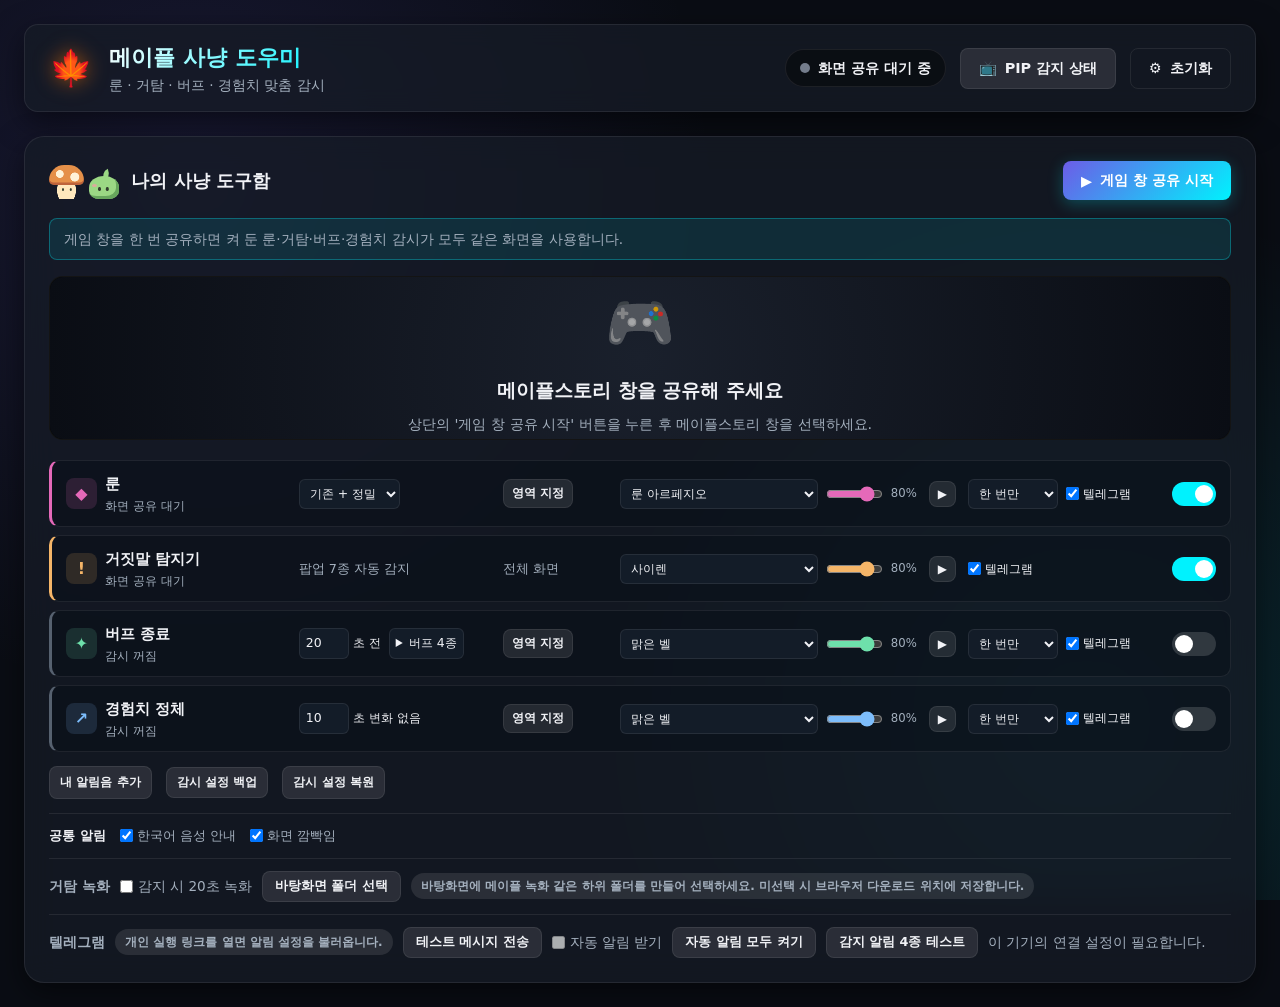
<file: index.html>
<!DOCTYPE html>
<html lang="ko">
<head>
  <meta charset="UTF-8">
  <meta name="viewport" content="width=device-width, initial-scale=1.0">
  <title>메이플 감지기 · 룬·거탐·정밀 알림</title>
  <link rel="stylesheet" href="css/style.css">
  <link rel="preconnect" href="https://fonts.googleapis.com">
  <link rel="preconnect" href="https://fonts.gstatic.com" crossorigin>
  <link href="https://fonts.googleapis.com/css2?family=Pretendard:wght@400;500;600;700;800&family=Orbitron:wght@600;800;900&display=swap" rel="stylesheet">
  <link rel="stylesheet" href="css/monitors.css?v=20261103-recording">
</head>
<body>
  <div id="app-container">
    <!-- 헤더 영역 -->
    <header class="app-header">
      <div class="logo-area">
        <div class="logo-icon">🍁</div>
        <div>
          <h1>메이플 사냥 도우미</h1>
          <p class="subtitle">룬 · 거탐 · 버프 · 경험치 맞춤 감시</p>
        </div>
      </div>
      <div class="header-actions">
        <div class="status-badge disconnected" id="stream-status-badge">
          <span class="status-dot"></span>
          <span id="stream-status-text">화면 공유 대기 중</span>
        </div>
        <button id="btn-pip-toggle" class="btn btn-secondary" title="게임 위에 룬·거탐 상태 표시">
          <span class="icon">📺</span> PIP 감지 상태
        </button>
        <button id="btn-reset-settings" class="btn btn-outline" title="설정 초기화">
          <span class="icon">⚙️</span> 초기화
        </button>
      </div>
    </header>

    <main class="monitor-dashboard">
      <!-- 좌측: 화면 공유 및 ROI (화면 감지 영역) 지정 -->
      <section id="precision-panel" class="card screen-section" aria-labelledby="capture-heading">
        <div class="card-header capture-header">
          <div class="capture-title">
            <div class="forest-friends" aria-hidden="true"><span class="mushroom-friend"><i></i></span><span class="slime-friend"><i></i></span></div>
            <h2 id="capture-heading">나의 사냥 도구함</h2>
          </div>
          <div class="screen-controls">
            <button id="btn-start-share" class="btn btn-primary">
              <span class="icon">▶</span> 게임 창 공유 시작
            </button>
            <button id="btn-stop-share" class="btn btn-danger hidden">
              <span class="icon">⏹</span> 공유 중지
            </button>
          </div>
        </div>

        <div class="info-alert" style="background: rgba(0, 242, 254, 0.1); border-color: rgba(0, 242, 254, 0.3);">
          게임 창을 한 번 공유하면 켜 둔 룬·거탐·버프·경험치 감시가 모두 같은 화면을 사용합니다.
        </div>

        <!-- 화면 공유 뷰포트 및 ROI 오버레이 -->
        <div class="video-container" id="video-container">
          <video id="game-video" autoplay playsinline muted class="hidden"></video>
          <canvas id="analysis-canvas" class="hidden"></canvas>
          <canvas id="roi-overlay-canvas"></canvas>

          <div class="screen-placeholder" id="screen-placeholder">
            <div class="placeholder-content">
              <div class="placeholder-icon">🎮</div>
              <h3>메이플스토리 창을 공유해 주세요</h3>
              <p>상단의 '게임 창 공유 시작' 버튼을 누른 후 메이플스토리 창을 선택하세요.</p>
            </div>
          </div>
        </div>

        <section id="monitor-toolbox" aria-label="감시 설정"></section>
        <input id="toggle-rune-detection" type="checkbox" checked hidden>
        <input id="toggle-popup-detection" type="checkbox" checked hidden>
        <div class="monitor-preferences" aria-label="공통 알림 설정">
          <strong>공통 알림</strong>
          <label><input type="checkbox" id="toggle-tts-voice"> 한국어 음성 안내</label>
          <label><input type="checkbox" id="toggle-visual-flash"> 화면 깜빡임</label>
        </div>
        <div id="popup-recording" class="monitor-telegram" aria-label="거탐 녹화">
          <strong>거탐 녹화</strong>
          <label><input type="checkbox" data-record-enabled disabled> 감지 시 20초 녹화</label>
          <button type="button" class="btn btn-small btn-secondary" data-record-folder disabled>바탕화면 폴더 선택</button>
          <button type="button" class="btn btn-small btn-secondary" data-record-reauthorize hidden>저장 권한 다시 허용</button>
          <button type="button" class="btn btn-small btn-secondary" data-record-download hidden>최근 영상 다운로드</button>
          <span class="status-pill" data-record-status role="status">녹화 설정 확인 중</span>
        </div>
        <div class="monitor-telegram" aria-label="텔레그램 알림">
          <strong>텔레그램</strong>
          <span class="status-pill" id="telegram-status-pill" role="status">설정 확인 중</span>
          <a id="telegram-message-link" target="_blank" rel="noopener noreferrer" hidden>텔레그램에서 메시지 열기</a>
          <button id="btn-telegram-test" type="button" class="btn btn-small btn-secondary" disabled>테스트 메시지 전송</button>
          <label><input type="checkbox" id="toggle-telegram-alert" disabled> 자동 알림 받기</label>
          <button id="btn-telegram-enable-all" type="button" class="btn btn-small btn-secondary" disabled>자동 알림 모두 켜기</button>
          <button id="btn-telegram-detectors-test" type="button" class="btn btn-small btn-secondary" disabled>감지 알림 4종 테스트</button>
          <span id="telegram-auto-summary" role="status"></span>
        </div>
      </section>
    </main>

    <!-- 시각 알림용 오버레이 플래시 -->
    <div id="flash-overlay" class="flash-overlay hidden"></div>
  </div>

  <!-- 🔍 200% 정밀 확대 ROI 영역 선택 모달 (유저 캡처 화면 100% 반영) -->
  <div id="roi-modal" class="roi-modal hidden">
    <header class="roi-modal-header">
      <div class="header-left">
        <h2 id="roi-modal-title">📍 미니맵 영역 선택 (200% 정밀 확대)</h2>
        <p id="roi-modal-subtitle">미니맵의 내부 지도 영역을 마우스 드래그로 직사각형으로 선택하세요.</p>
      </div>

      <div class="header-tools">
        <div class="btn-group">
          <button id="btn-modal-zoom-out" class="btn btn-sm btn-secondary">🔍 -</button>
          <span id="txt-modal-zoom" class="zoom-indicator">200%</span>
          <button id="btn-modal-zoom-in" class="btn btn-sm btn-secondary">🔍 +</button>
          <button id="btn-modal-zoom-reset" class="btn btn-sm btn-secondary">↗️ 맞춤</button>
        </div>

        <div class="modal-actions">
          <button id="btn-modal-close" class="btn btn-secondary">✕ 취소</button>
          <button id="btn-modal-apply" class="btn btn-primary">✓ 적용 완료</button>
        </div>
      </div>
    </header>

    <div class="roi-modal-viewport" id="roi-modal-viewport">
      <div class="roi-canvas-wrapper" id="roi-canvas-wrapper">
        <canvas id="roi-modal-canvas"></canvas>
      </div>
    </div>

    <footer class="roi-modal-footer">
      <div class="footer-tip-box">
        💡 <strong>선택 예시:</strong> 미니맵의 헤더와 외곽선은 빼고 <strong>룬 표식이 표시되는 내부 영역만 드래그</strong>해 주세요. (마우스 휠 스크롤로 확대/축소 가능)
      </div>
    </footer>
  </div>

  <!-- 스크립트 불러오기 모듈 -->
  <script src="js/storage.js?v=20260812-3"></script>
  <script src="js/telegramNotifier.js?v=20261104-live-config"></script><script type="module" src="js/telegramSettings.js?v=20261104-live-config"></script>
  <script src="js/audioNotifier.js?v=20261103-rows"></script>
  <script src="js/거탐인식기기준.js?v=20260818-1"></script>
  <script src="js/버프인식기기준.js?v=20260917-1"></script>
  <script src="js/익스트림골드인식기준.js?v=20260917-1"></script>
  <script src="js/영상학습인식기준.js?v=20260918-2"></script>
  <script src="js/imageAnalyzer.js?v=20260825-3"></script>
  <script src="js/검출정확도개선.js?v=20261103-recording"></script>
  <script src="js/룬검출정확도.js?v=20261007-1"></script>
  <script src="js/거탐검출정확도.js?v=20260825-3"></script>
  <script src="js/screenCapture.js?v=20261103-text"></script>
  <script src="js/pipController.js?v=20260820-1"></script>
  <script src="js/app.js?v=20261103-link"></script>
  <script type="module" src="js/monitors/main.js?v=20261104-live-config"></script>
</body>
</html>
</file>
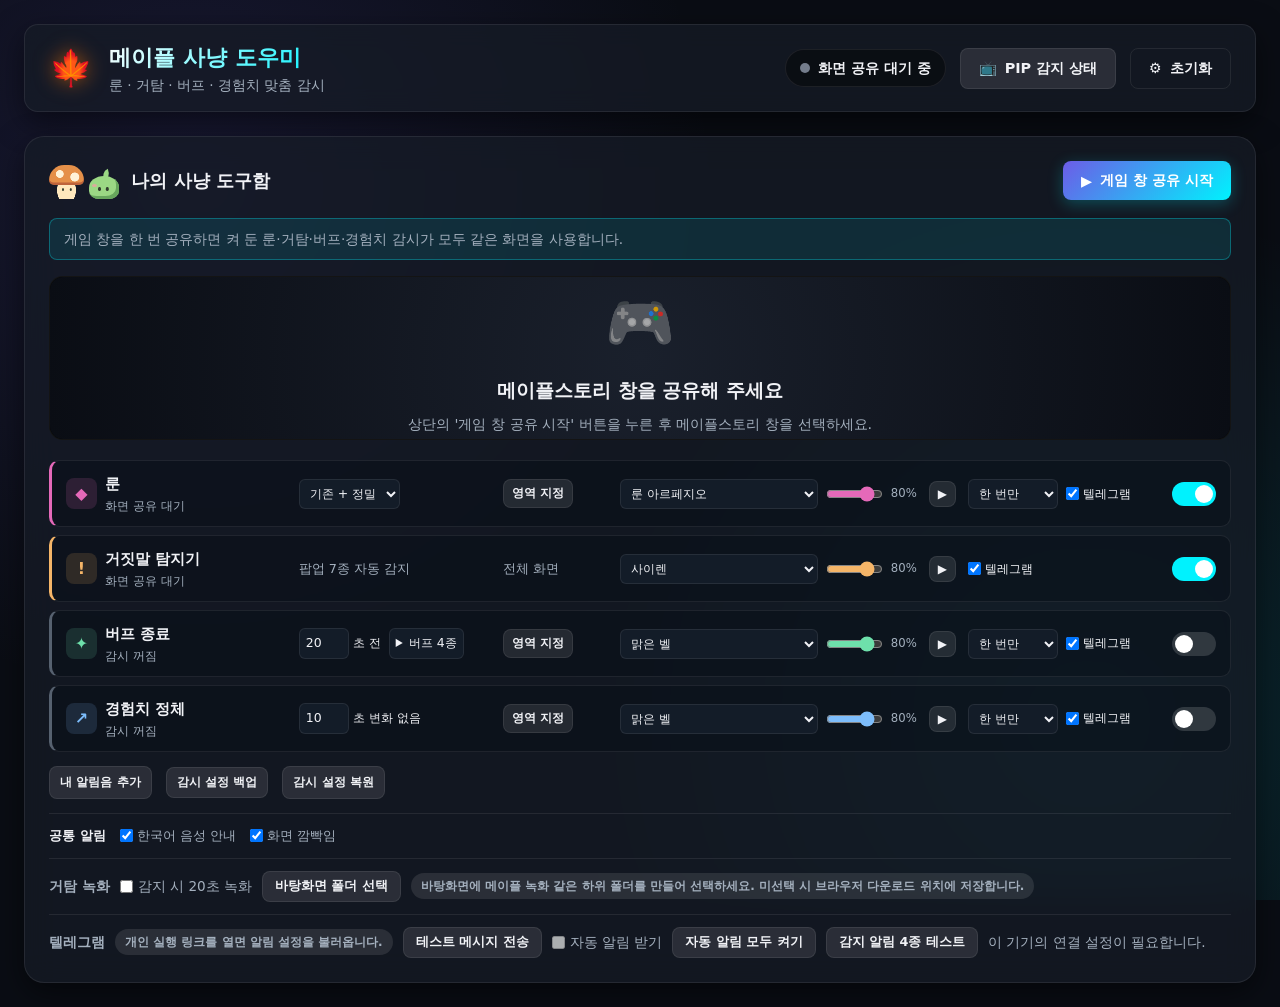
<file: precise/index.html>
<!doctype html>
<html lang="ko"><head><meta charset="utf-8"><meta name="viewport" content="width=device-width,initial-scale=1">
<meta http-equiv="Content-Security-Policy" content="default-src 'self'; script-src 'self' 'wasm-unsafe-eval' blob:; style-src 'self' 'unsafe-inline'; img-src 'self' data: blob:; media-src 'self' blob: data:; font-src 'self' data:; connect-src 'self' blob:; worker-src 'self' blob:; object-src 'none'; base-uri 'self'">
<meta name="referrer" content="no-referrer"><title>정밀 감지 패널</title>
<link rel="stylesheet" href="./runtime/assets/main-Bavj9ltP.css">
<link rel="stylesheet" href="./embedded.css">
<script type="module" src="./embedded.js"></script></head>
<body><p id="precision-status" role="status">정밀 감지 준비 중…</p><div id="root"></div></body></html>
</file>
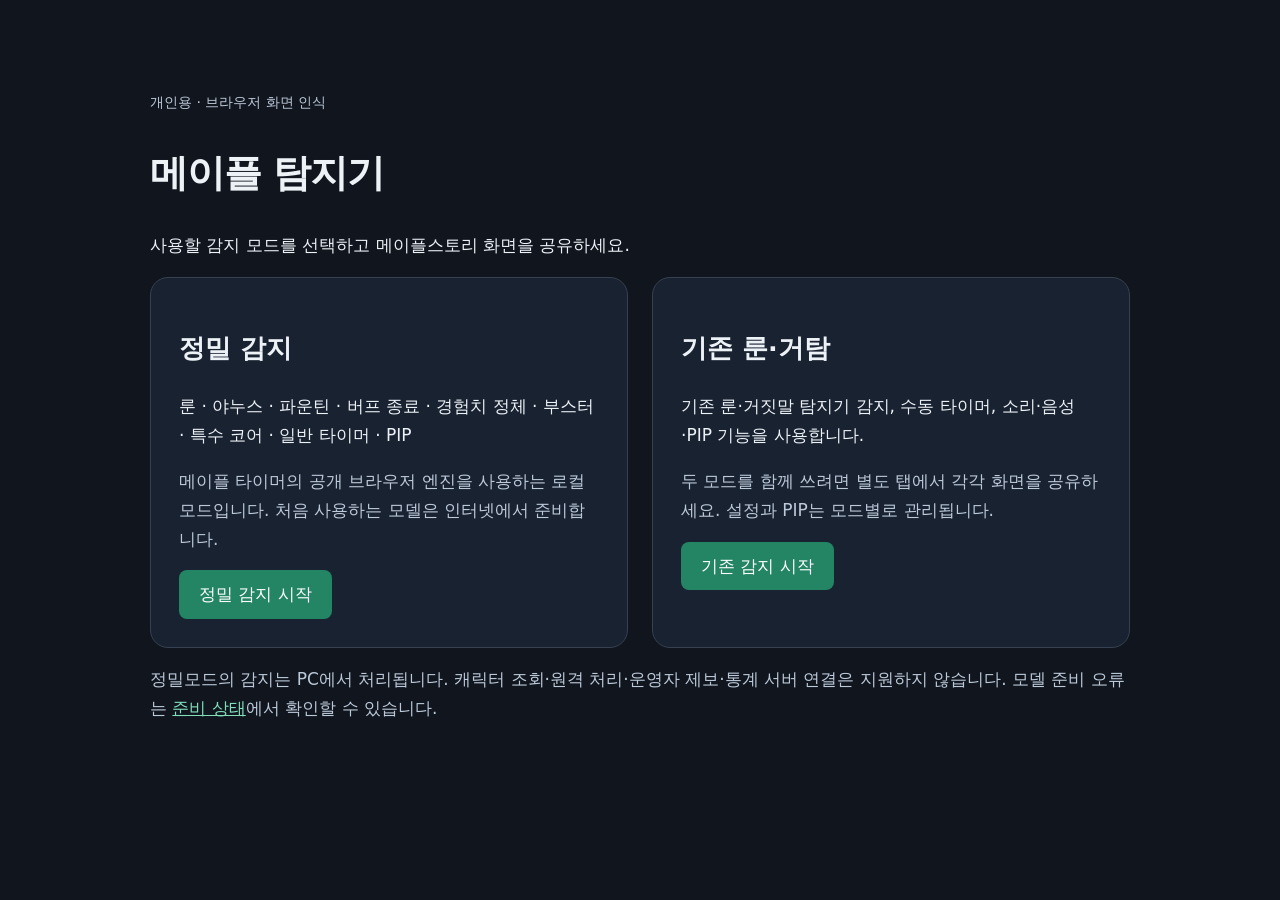
<file: local/launcher.html>
<!doctype html><html lang="ko"><head><meta charset="utf-8"><meta name="viewport" content="width=device-width,initial-scale=1"><title>개인용 메이플 탐지기</title><style>body{margin:0;background:#10151e;color:#edf2f7;font:17px/1.7 system-ui,sans-serif}main{max-width:980px;margin:7vh auto;padding:24px}h1{font-size:38px;letter-spacing:-1px}.modes{display:grid;grid-template-columns:repeat(auto-fit,minmax(280px,1fr));gap:24px}.mode{padding:28px;border:1px solid #374151;border-radius:18px;background:#192231}.open{display:inline-block;padding:10px 20px;background:#238563;color:white;border-radius:8px;text-decoration:none}.note,small{color:#bcc9d9}a{color:#81dfbb}</style></head><body><main><small>개인용 · 브라우저 화면 인식</small><h1>메이플 탐지기</h1><p>사용할 감지 모드를 선택하고 메이플스토리 화면을 공유하세요.</p><div class="modes"><section class="mode"><h2>정밀 감지</h2><p>룬 · 야누스 · 파운틴 · 버프 종료 · 경험치 정체 · 부스터 · 특수 코어 · 일반 타이머 · PIP</p><p class="note">메이플 타이머의 공개 브라우저 엔진을 사용하는 로컬 모드입니다. 처음 사용하는 모델은 인터넷에서 준비합니다.</p><a class="open" href="/precise">정밀 감지 시작</a></section><section class="mode"><h2>기존 룬·거탐</h2><p>기존 룬·거짓말 탐지기 감지, 수동 타이머, 소리·음성·PIP 기능을 사용합니다.</p><p class="note">두 모드를 함께 쓰려면 별도 탭에서 각각 화면을 공유하세요. 설정과 PIP는 모드별로 관리됩니다.</p><a class="open" href="/legacy/index.html">기존 감지 시작</a></section></div><p class="note">정밀모드의 감지는 PC에서 처리됩니다. 캐릭터 조회·원격 처리·운영자 제보·통계 서버 연결은 지원하지 않습니다. 모델 준비 오류는 <a href="/local/status" target="_blank">준비 상태</a>에서 확인할 수 있습니다.</p></main></body></html>
</file>
<file: css/style.css>
:root {
  --bg-dark: #0a0d14;
  --bg-card: rgba(22, 27, 38, 0.75);
  --bg-card-hover: rgba(30, 37, 52, 0.85);
  --border-color: rgba(255, 255, 255, 0.08);
  --border-glow: rgba(0, 242, 254, 0.2);
  
  --primary: #00f2fe;
  --primary-hover: #4facfe;
  --secondary: #6c5ce7;
  --accent-gold: #f6d365;
  --accent-purple: #a855f7;
  --danger: #ff4757;
  --warning: #ffa502;
  --success: #2ed573;
  
  --text-main: #f1f2f6;
  --text-muted: #a4b0be;
  --text-dim: #747d8c;
  
  --font-family: 'Pretendard', -apple-system, BlinkMacSystemFont, system-ui, Roboto, sans-serif;
  --font-clock: 'Orbitron', monospace;
  
  --radius-sm: 8px;
  --radius-md: 14px;
  --radius-lg: 20px;
  
  --shadow-card: 0 10px 30px rgba(0, 0, 0, 0.5);
  --glow-primary: 0 0 20px rgba(0, 242, 254, 0.35);
  --glow-danger: 0 0 25px rgba(255, 71, 87, 0.5);
}

* {
  box-sizing: border-box;
  margin: 0;
  padding: 0;
}

body {
  background-color: var(--bg-dark);
  background-image: 
    radial-gradient(circle at 15% 20%, rgba(108, 92, 231, 0.15) 0%, transparent 40%),
    radial-gradient(circle at 85% 80%, rgba(0, 242, 254, 0.12) 0%, transparent 40%);
  background-attachment: fixed;
  color: var(--text-main);
  font-family: var(--font-family);
  min-height: 100vh;
  padding: 24px;
  line-height: 1.5;
}

#app-container {
  max-width: 1440px;
  margin: 0 auto;
}

/* 🌟 상단 메인 탭 네비게이션 */
.main-tabs-nav {
  display: flex;
  gap: 12px;
  margin-bottom: 20px;
  border-bottom: 1px solid var(--border-color);
  padding-bottom: 8px;
}

.tab-btn {
  display: flex;
  align-items: center;
  gap: 8px;
  padding: 10px 18px;
  background: rgba(255, 255, 255, 0.04);
  border: 1px solid var(--border-color);
  border-radius: var(--radius-sm);
  color: var(--text-muted);
  font-size: 0.95rem;
  font-weight: 600;
  cursor: pointer;
  transition: var(--transition-fast);
}

.tab-btn:hover {
  background: rgba(255, 255, 255, 0.08);
  color: var(--text-main);
}

.tab-btn.active {
  background: var(--accent-gradient);
  border-color: transparent;
  color: #fff;
  box-shadow: 0 4px 14px rgba(107, 115, 255, 0.35);
}

.tab-content {
  display: none;
}

.tab-content.active {
  display: block;
}

/* 📊 계산기 탭 스타일링 */
.calc-grid {
  display: grid;
  grid-template-columns: 1fr 1fr;
  gap: 24px;
  margin-top: 16px;
}

@media (max-width: 900px) {
  .calc-grid {
    grid-template-columns: 1fr;
  }
}

.calc-form-panel {
  display: flex;
  flex-direction: column;
  gap: 14px;
}

.form-group {
  display: flex;
  flex-direction: column;
  gap: 6px;
}

.form-group label {
  font-size: 0.88rem;
  font-weight: 600;
  color: var(--text-main);
}

.input-field, .select-field {
  padding: 10px 14px;
  background: rgba(0, 0, 0, 0.35);
  border: 1px solid var(--border-color);
  border-radius: var(--radius-sm);
  color: #fff;
  font-size: 0.95rem;
}

.calc-result-panel {
  display: flex;
  flex-direction: column;
  gap: 14px;
}

.result-card-box {
  padding: 16px;
  background: rgba(0, 0, 0, 0.28);
  border: 1px solid var(--border-color);
  border-radius: var(--radius-sm);
}

.result-card-box.highlight {
  border-color: var(--accent-gold);
}

.result-card-box h3 {
  font-size: 0.95rem;
  margin-bottom: 10px;
  color: var(--text-main);
}

.result-row {
  display: flex;
  justify-content: space-between;
  align-items: center;
  padding: 4px 0;
  font-size: 0.9rem;
}

/* 🌀 포탈 가이드 카드 스타일링 */
.portal-grid {
  display: flex;
  flex-direction: column;
  gap: 20px;
  margin-top: 16px;
}

.portal-region-group h3 {
  font-size: 1.1rem;
  color: var(--accent-gold);
  margin-bottom: 12px;
  padding-bottom: 6px;
  border-bottom: 1px solid var(--border-color);
}

.portal-map-card {
  padding: 14px;
  background: rgba(0, 0, 0, 0.28);
  border: 1px solid var(--border-color);
  border-radius: var(--radius-sm);
  margin-bottom: 10px;
}

.portal-map-card h4 {
  font-size: 0.98rem;
  color: #00f2fe;
  margin-bottom: 8px;
}

.portal-item {
  font-size: 0.88rem;
  margin-bottom: 4px;
  color: var(--text-main);
}

/* 헤더 디자인 */
.app-header {
  display: flex;
  justify-content: space-between;
  align-items: center;
  margin-bottom: 24px;
  padding: 16px 24px;
  background: var(--bg-card);
  backdrop-filter: blur(12px);
  border: 1px solid var(--border-color);
  border-radius: var(--radius-md);
  box-shadow: var(--shadow-card);
}

.logo-area {
  display: flex;
  align-items: center;
  gap: 16px;
}

.logo-icon {
  font-size: 2.2rem;
  filter: drop-shadow(0 0 10px rgba(255, 120, 0, 0.6));
  animation: pulse-glow 3s infinite alternate;
}

@keyframes pulse-glow {
  0% { transform: scale(1); filter: drop-shadow(0 0 8px rgba(255, 120, 0, 0.5)); }
  100% { transform: scale(1.05); filter: drop-shadow(0 0 15px rgba(255, 180, 0, 0.9)); }
}

.app-header h1 {
  font-size: 1.4rem;
  font-weight: 800;
  background: linear-gradient(135deg, #ffffff 0%, var(--primary) 100%);
  -webkit-background-clip: text;
  -webkit-text-fill-color: transparent;
}

.subtitle {
  font-size: 0.85rem;
  color: var(--text-muted);
}

.header-actions {
  display: flex;
  align-items: center;
  gap: 14px;
}

/* 상태 배지 */
.status-badge {
  display: flex;
  align-items: center;
  gap: 8px;
  padding: 8px 14px;
  border-radius: 30px;
  font-size: 0.85rem;
  font-weight: 600;
  border: 1px solid var(--border-color);
  background: rgba(0, 0, 0, 0.4);
}

.status-dot {
  width: 10px;
  height: 10px;
  border-radius: 50%;
}

.status-badge.disconnected .status-dot {
  background-color: var(--text-dim);
}

.status-badge.connected {
  border-color: rgba(46, 213, 115, 0.4);
  background: rgba(46, 213, 115, 0.1);
  color: var(--success);
}
.status-badge.connected .status-dot {
  background-color: var(--success);
  box-shadow: 0 0 10px var(--success);
}

/* 레이아웃 분할 */
.main-content {
  display: grid;
  grid-template-columns: 1fr 480px;
  gap: 24px;
}

@media (max-width: 1100px) {
  .main-content {
    grid-template-columns: 1fr;
  }
}

/* 도핑 버프 타이머 카드 디자인 */
.doping-grid {
  display: flex;
  flex-direction: column;
  gap: 10px;
  margin-top: 6px;
}

.doping-item {
  display: flex;
  justify-content: space-between;
  align-items: center;
  padding: 10px 14px;
  background: rgba(0, 0, 0, 0.28);
  border: 1px solid var(--border-color);
  border-radius: var(--radius-sm);
}

.doping-info {
  display: flex;
  align-items: center;
  gap: 14px;
}

.doping-name {
  font-size: 0.88rem;
  font-weight: 600;
  color: var(--text-main);
}

.doping-clock {
  font-family: var(--font-clock);
  font-size: 1.15rem;
  font-weight: 800;
  color: var(--accent-gold);
  letter-spacing: 1px;
}

.doping-controls {
  display: flex;
  gap: 6px;
}
.card {
  background: var(--bg-card);
  backdrop-filter: blur(16px);
  border: 1px solid var(--border-color);
  border-radius: var(--radius-lg);
  padding: 24px;
  box-shadow: var(--shadow-card);
  transition: border-color 0.3s ease, box-shadow 0.3s ease;
}

.card:hover {
  border-color: rgba(255, 255, 255, 0.15);
}

.card-header {
  display: flex;
  justify-content: space-between;
  align-items: center;
  margin-bottom: 18px;
}

.card-header h2 {
  font-size: 1.15rem;
  font-weight: 700;
  display: flex;
  align-items: center;
  gap: 10px;
}

/* 정보 알림창 */
.info-alert {
  background: rgba(0, 242, 254, 0.08);
  border: 1px solid rgba(0, 242, 254, 0.2);
  border-radius: var(--radius-sm);
  padding: 10px 14px;
  font-size: 0.85rem;
  color: var(--text-muted);
  margin-bottom: 16px;
}

/* 비디오 & ROI 영역 */
.video-container {
  position: relative;
  width: 100%;
  aspect-ratio: 16 / 9;
  background: #000;
  border-radius: var(--radius-md);
  overflow: hidden;
  border: 1px solid var(--border-color);
  box-shadow: inset 0 0 20px rgba(0, 0, 0, 0.8);
}

.video-container video,
.video-container canvas {
  position: absolute;
  top: 0;
  left: 0;
  width: 100%;
  height: 100%;
  object-fit: contain;
}

#roi-overlay-canvas {
  z-index: 10;
  cursor: crosshair;
}

/* 비디오 플레이스홀더 */
.screen-placeholder {
  position: absolute;
  inset: 0;
  display: flex;
  justify-content: center;
  align-items: center;
  text-align: center;
  background: radial-gradient(circle, #1a202c 0%, #0a0d14 100%);
  padding: 30px;
}

.placeholder-icon {
  font-size: 3.5rem;
  margin-bottom: 12px;
  opacity: 0.8;
}

.screen-placeholder h3 {
  font-size: 1.2rem;
  margin-bottom: 8px;
  color: var(--text-main);
}

.screen-placeholder p {
  font-size: 0.9rem;
  color: var(--text-muted);
}

/* ROI 패널 설정 */
.roi-tools-panel {
  display: flex;
  flex-direction: column;
  gap: 12px;
  margin-top: 18px;
}

.roi-tool-item {
  display: flex;
  justify-content: space-between;
  align-items: center;
  padding: 12px 16px;
  background: rgba(0, 0, 0, 0.25);
  border-radius: var(--radius-sm);
  border: 1px solid var(--border-color);
}

.tool-title {
  display: flex;
  align-items: center;
  gap: 10px;
  font-size: 0.95rem;
}

.color-badge {
  width: 12px;
  height: 12px;
  border-radius: 3px;
}

.rune-badge { background-color: var(--accent-purple); box-shadow: 0 0 8px var(--accent-purple); }
.popup-badge { background-color: var(--warning); box-shadow: 0 0 8px var(--warning); }
.janus-badge { background-color: var(--primary); box-shadow: 0 0 8px var(--primary); }

.tool-actions {
  display: flex;
  align-items: center;
  gap: 12px;
}

.status-pill {
  font-size: 0.75rem;
  font-weight: 700;
  padding: 4px 10px;
  border-radius: 20px;
  background: rgba(255, 255, 255, 0.1);
  color: var(--text-muted);
}

.status-pill.active {
  background: rgba(0, 242, 254, 0.15);
  color: #00f2fe;
  border: 1px solid rgba(0, 242, 254, 0.4);
}

.status-pill.detected {
  background: var(--danger);
  color: #fff;
  box-shadow: var(--glow-danger);
  animation: flash-pill 0.8s infinite alternate;
}

@keyframes flash-pill {
  0% { opacity: 0.7; transform: scale(0.98); }
  100% { opacity: 1; transform: scale(1.05); }
}

/* 우측 패널 세부 카드들 */
.right-panel {
  display: flex;
  flex-direction: column;
  gap: 20px;
}

/* 타이머 디자인 */
.timer-clock {
  font-family: var(--font-clock);
  font-size: 3.5rem;
  font-weight: 900;
  text-align: center;
  letter-spacing: 2px;
  background: linear-gradient(180deg, #ffffff 0%, var(--primary) 100%);
  -webkit-background-clip: text;
  -webkit-text-fill-color: transparent;
  text-shadow: 0 0 30px rgba(0, 242, 254, 0.3);
  margin: 10px 0;
}

.timer-display-area.compact .timer-clock {
  font-size: 2.8rem;
}

.progress-bar-container {
  height: 8px;
  background: rgba(0, 0, 0, 0.4);
  border-radius: 10px;
  overflow: hidden;
  margin-bottom: 16px;
  border: 1px solid var(--border-color);
}

.progress-bar {
  height: 100%;
  background: linear-gradient(90deg, var(--secondary), var(--primary));
  border-radius: 10px;
  transition: width 0.3s linear;
}

.progress-bar.janus-bar {
  background: linear-gradient(90deg, #ff758c, #ff7eb3);
}

/* 타이머 컨트롤 버튼 */
.timer-controls {
  display: flex;
  gap: 10px;
  margin-bottom: 14px;
}

.quick-add-group {
  display: flex;
  gap: 6px;
}

.timer-settings-inline {
  display: flex;
  gap: 14px;
  font-size: 0.82rem;
  color: var(--text-muted);
}

.timer-settings-inline label {
  display: flex;
  align-items: center;
  gap: 6px;
  cursor: pointer;
}

/* 팝업 가이드 박스 */
.popup-grid {
  display: grid;
  grid-template-columns: repeat(2, 1fr);
  gap: 10px;
}

.popup-item {
  background: rgba(0, 0, 0, 0.25);
  border: 1px solid var(--border-color);
  padding: 10px 12px;
  border-radius: var(--radius-sm);
}

.popup-tag {
  display: inline-block;
  font-size: 0.75rem;
  font-weight: 700;
  color: var(--accent-gold);
  margin-bottom: 4px;
}

.popup-item p {
  font-size: 0.8rem;
  color: var(--text-muted);
}

/* 알림 및 사운드 설정 레벨 */
.setting-row {
  display: flex;
  justify-content: space-between;
  align-items: center;
  padding: 10px 0;
  border-bottom: 1px solid rgba(255, 255, 255, 0.05);
  font-size: 0.9rem;
}

.setting-row:last-child {
  border-bottom: none;
}

.setting-control-group {
  display: flex;
  gap: 8px;
}

.form-select, .form-range {
  background: rgba(0, 0, 0, 0.4);
  border: 1px solid var(--border-color);
  color: var(--text-main);
  padding: 6px 12px;
  border-radius: var(--radius-sm);
  outline: none;
}

.form-select:focus {
  border-color: var(--primary);
}

/* 버튼 스타일 정의 */
.btn {
  display: inline-flex;
  align-items: center;
  justify-content: center;
  gap: 8px;
  padding: 10px 18px;
  border-radius: var(--radius-sm);
  font-family: var(--font-family);
  font-size: 0.9rem;
  font-weight: 600;
  cursor: pointer;
  border: none;
  transition: all 0.2s ease;
  user-select: none;
}

.btn-primary {
  background: linear-gradient(135deg, var(--secondary) 0%, var(--primary) 100%);
  color: #fff;
  box-shadow: 0 4px 15px rgba(0, 242, 254, 0.25);
}

.btn-primary:hover {
  transform: translateY(-2px);
  box-shadow: var(--glow-primary);
}

.btn-janus {
  background: linear-gradient(135deg, #e056fd 0%, #686de0 100%);
}

.btn-secondary {
  background: rgba(255, 255, 255, 0.1);
  color: var(--text-main);
  border: 1px solid var(--border-color);
}

.btn-secondary:hover {
  background: rgba(255, 255, 255, 0.18);
}

.btn-outline {
  background: transparent;
  color: var(--text-main);
  border: 1px solid var(--border-color);
}

.btn-outline:hover {
  border-color: var(--primary);
  color: var(--primary);
}

.btn-danger {
  background: var(--danger);
  color: #fff;
}

.btn-warning {
  background: var(--warning);
  color: #fff;
}

.btn-large {
  flex: 1;
  padding: 12px 16px;
  font-size: 0.95rem;
}

.btn-small {
  padding: 6px 12px;
  font-size: 0.8rem;
}

.btn-xs {
  padding: 4px 10px;
  font-size: 0.75rem;
  border-radius: 4px;
}

.btn-preset {
  background: rgba(255, 255, 255, 0.08);
  color: var(--text-muted);
  border: 1px solid transparent;
}

.btn-preset.active {
  background: rgba(0, 242, 254, 0.15);
  color: var(--primary);
  border-color: var(--primary);
  font-weight: 700;
}

/* 스위치 (토글 버튼) */
.switch {
  position: relative;
  display: inline-block;
  width: 44px;
  height: 24px;
}

.switch input {
  opacity: 0;
  width: 0;
  height: 0;
}

.slider {
  position: absolute;
  cursor: pointer;
  inset: 0;
  background-color: rgba(255, 255, 255, 0.15);
  transition: .3s;
  border-radius: 30px;
}

.slider:before {
  position: absolute;
  content: "";
  height: 18px;
  width: 18px;
  left: 3px;
  bottom: 3px;
  background-color: white;
  transition: .3s;
  border-radius: 50%;
}

input:checked + .slider {
  background-color: var(--primary);
}

input:checked + .slider:before {
  transform: translateX(20px);
}

/* 라디오 세트 */
.cycle-selector {
  display: flex;
  gap: 12px;
}

.radio-label {
  display: flex;
  align-items: center;
  gap: 6px;
  font-size: 0.85rem;
  cursor: pointer;
  color: var(--text-muted);
}

.radio-label input:checked {
  accent-color: var(--primary);
}

/* 시각 플래시 오버레이 */
.flash-overlay {
  position: fixed;
  inset: 0;
  pointer-events: none;
  z-index: 9999;
  background: rgba(255, 71, 87, 0.35);
  animation: flash-animation 0.5s ease-in-out 3;
}

@keyframes flash-animation {
  0%, 100% { opacity: 0; }
  50% { opacity: 1; }
}

@keyframes flash-pill {
  from { opacity: 1; }
  to { opacity: 0.5; }
}

/* 🔍 200% 정밀 확대 ROI 영역 선택 모달 */
.roi-modal {
  position: fixed;
  inset: 0;
  z-index: 999999;
  display: flex;
  flex-direction: column;
  background: rgba(10, 14, 23, 0.97);
  backdrop-filter: blur(16px);
  color: #fff;
}

.roi-modal.hidden {
  display: none !important;
}

.roi-modal-header {
  display: flex;
  justify-content: space-between;
  align-items: center;
  padding: 16px 24px;
  background: rgba(26, 32, 44, 0.9);
  border-bottom: 1px solid var(--border-color);
}

.roi-modal-header h2 {
  font-size: 1.25rem;
  margin: 0 0 4px 0;
  color: #fff;
  display: flex;
  align-items: center;
  gap: 8px;
}

.roi-modal-header p {
  margin: 0;
  font-size: 0.85rem;
  color: var(--text-muted);
}

.header-tools {
  display: flex;
  align-items: center;
  gap: 16px;
}

.zoom-indicator {
  font-size: 0.9rem;
  font-weight: 700;
  color: var(--accent-gold);
  padding: 0 8px;
}

.modal-actions {
  display: flex;
  gap: 10px;
}

.roi-modal-viewport {
  flex: 1;
  overflow: auto;
  position: relative;
  display: block;
  text-align: center;
  background: #080b10;
  cursor: crosshair;
  padding: 40px;
  box-sizing: border-box;
}

.roi-canvas-wrapper {
  position: relative;
  display: inline-block;
  margin: 0 auto;
  box-shadow: 0 0 30px rgba(0, 242, 254, 0.25);
  border: 1px solid rgba(255, 255, 255, 0.2);
}

#roi-modal-canvas {
  display: block;
  max-width: none;
  max-height: none;
  cursor: crosshair;
}

.roi-modal-footer {
  padding: 14px 24px;
  background: rgba(26, 32, 44, 0.95);
  border-top: 1px solid var(--border-color);
  font-size: 0.9rem;
}

.footer-tip-box {
  color: var(--accent-gold);
  text-align: center;
}

.hidden {
  display: none !important;
}
</file>
<file: css/monitors.css>
.monitor-dashboard { display: block; }
.monitor-dashboard .screen-section { min-width: 0; }
.capture-header, .capture-title, .screen-controls { display: flex; align-items: center; gap: 12px; flex-wrap: wrap; }
.capture-title .forest-friends { zoom: .6; }
.monitor-dashboard .video-container { max-width: 880px; margin-inline: auto; }
.monitor-dashboard .video-container:has(#screen-placeholder:not(.hidden)) { aspect-ratio: auto; height: 164px; max-width: none; }
.native-monitors-ready #roi-overlay-canvas { pointer-events: none; }

#monitor-toolbox { margin-top: 20px; }
.monitor-list { display: grid; gap: 8px; }
.monitor-row {
  display: grid;
  grid-template-columns: minmax(155px, 1.15fr) minmax(146px, 1fr) minmax(84px, .55fr) minmax(240px, 1.75fr) minmax(159px, 1fr) 44px;
  align-items: center;
  gap: 12px;
  padding: 12px 14px;
  border: 1px solid var(--border-color);
  border-inline-start: 3px solid var(--monitor-accent);
  border-radius: 10px;
  background: rgba(6, 12, 20, .38);
}
.monitor-row[data-enabled="false"] { border-inline-start-color: #56616f; }
.monitor-identity, .monitor-rules, .monitor-region, .monitor-audio, .monitor-delivery {
  display: flex;
  align-items: center;
  gap: 8px;
  min-width: 0;
}
.monitor-identity h3 { font-size: .95rem; margin: 0 0 3px; }
.monitor-identity > div { min-width: 0; }
.monitor-identity p { font-size: .76rem; line-height: 1.25; margin: 0; color: var(--text-muted); overflow: hidden; text-overflow: ellipsis; white-space: nowrap; }
.monitor-identity p.detected { color: var(--monitor-accent); }
.monitor-symbol {
  flex: 0 0 31px;
  height: 31px;
  display: grid;
  place-items: center;
  border-radius: 8px;
  background: color-mix(in srgb, var(--monitor-accent) 15%, transparent);
  color: var(--monitor-accent);
  font-weight: 800;
}
.monitor-muted { color: var(--text-muted); font-size: .8rem; }
.monitor-rules, .monitor-delivery { flex-wrap: wrap; font-size: .78rem; }
.monitor-row select, .monitor-row input[type="number"], .buff-groups > summary {
  background: #131c28;
  color: var(--text-main);
  border: 1px solid var(--border-color);
  border-radius: 6px;
  padding: 5px 6px;
  min-height: 30px;
  font: inherit;
  font-size: .78rem;
}
.monitor-rules label, .monitor-delivery label, .monitor-preferences label { display: inline-flex; align-items: center; gap: 4px; white-space: nowrap; }
.monitor-row input[type="number"] { width: 50px; }
.monitor-audio select { flex: 1; min-width: 72px; }
.monitor-audio input[type="range"] { width: 57px; flex-shrink: 0; accent-color: var(--monitor-accent); }
.monitor-audio output { font-size: .73rem; min-width: 30px; color: var(--text-muted); font-variant-numeric: tabular-nums; }
.monitor-row .btn { padding: 5px 8px; font-size: .75rem; white-space: nowrap; }
.monitor-switch { justify-self: end; }
.monitor-switch input:focus-visible + .slider { outline: 2px solid #fff; outline-offset: 2px; }
.buff-groups { position: relative; }
.buff-groups summary, .monitor-telegram summary { cursor: pointer; }
.buff-choices {
  position: absolute;
  z-index: 12;
  top: calc(100% + 6px);
  left: 0;
  display: grid;
  gap: 7px;
  width: max-content;
  padding: 12px;
  border: 1px solid var(--border-color);
  border-radius: 8px;
  background: #172230;
  box-shadow: 0 8px 18px #0007;
}
.monitor-footer, .monitor-preferences {
  display: flex;
  flex-wrap: wrap;
  align-items: center;
  gap: 10px 14px;
  margin-top: 14px;
  font-size: .82rem;
  color: var(--text-muted);
}
.monitor-footer .btn { padding: 6px 10px; font-size: .78rem; cursor: pointer; }
.monitor-preferences, .monitor-telegram { border-top: 1px solid var(--border-color); padding-top: 12px; }
.monitor-preferences strong { color: var(--text-main); }
.monitor-telegram { margin-top: 12px; color: var(--text-muted); font-size: .85rem; }
.monitor-telegram .roi-tool-item { margin-top: 10px; }
.monitor-telegram .tool-actions input { max-width: 100%; }
.monitor-roi-dialog {
  width: min(1000px, 95vw);
  max-height: 95vh;
  background: #15241c;
  color: white;
  border: 1px solid #a4b98b;
  border-radius: 16px;
  padding: 20px;
}
.monitor-roi-dialog::backdrop { background: #000b; }
.monitor-roi-dialog canvas { display: block; max-width: 100%; max-height: 60vh; margin: auto; touch-action: none; }
.monitor-roi-dialog button { margin-right: 10px; }

@media (max-width: 1160px) {
  .monitor-row { grid-template-columns: minmax(155px, 1fr) minmax(140px, 1fr) auto 44px; }
  .monitor-audio { grid-row: 2; grid-column: 1 / 3; }
  .monitor-delivery { grid-row: 2; grid-column: 3 / 5; }
  .monitor-switch { grid-row: 1; grid-column: 4; }
}
@media (max-width: 620px) {
  .monitor-dashboard .screen-section { padding: 12px; }
  .monitor-row { grid-template-columns: minmax(0, 1fr) auto 44px; gap: 9px; padding: 9px; }
  .monitor-identity { grid-column: 1 / 3; }
  .monitor-switch { grid-column: 3; }
  .monitor-rules { grid-row: 2; grid-column: 1; }
  .monitor-region { grid-row: 2; grid-column: 2 / 4; justify-content: end; }
  .monitor-audio, .monitor-delivery { grid-row: auto; grid-column: 1 / -1; }
}


.forest-friends{display:flex;align-items:end;gap:8px;height:62px;flex-shrink:0}.mushroom-friend{position:relative;width:58px;height:57px;display:block;background:radial-gradient(ellipse at 50% 74%,#ffe8bd 0 37%,transparent 39%)}.mushroom-friend:before{content:'';position:absolute;top:0;left:0;width:58px;height:34px;border-radius:38px 38px 12px 12px;background:radial-gradient(circle at 18px 15px,#fff2d7 0 6px,transparent 7px),radial-gradient(circle at 43px 20px,#fff2d7 0 7px,transparent 8px),#e59049;box-shadow:inset 0 -4px #be633a}.mushroom-friend i,.slime-friend i{position:absolute;left:21px;bottom:13px;width:4px;height:6px;background:#323d2d;border-radius:50%;box-shadow:13px 0 #323d2d}.slime-friend{position:relative;display:block;width:51px;height:39px;border-radius:60% 60% 42% 42%;background:#9bd884;box-shadow:inset -5px -5px #68a75d}.slime-friend:before{content:'';position:absolute;left:22px;top:-9px;width:13px;height:17px;border-radius:100% 0 100% 0;background:#9bd884;transform:rotate(-22deg)}.slime-friend i{left:16px;bottom:14px}.slime-friend:after{content:'';position:absolute;left:6px;top:13px;width:8px;height:5px;background:#ddab9d;border-radius:50%}

.app-header, .header-actions { flex-wrap: wrap; }
.header-actions { max-width: 100%; }
.monitor-telegram { display: flex; align-items: center; gap: 10px; flex-wrap: wrap; }
.monitor-telegram label { display: inline-flex; align-items: center; gap: 5px; }
.monitor-roi-dialog { margin: auto; box-sizing: border-box; }
.monitor-roi-dialog h3 { margin: 0 0 5px; }
.monitor-roi-hint { margin: 0 0 12px; color: #c7d6cd; font-size: .84rem; }
.monitor-roi-toolbar, .monitor-roi-actions { display: flex; align-items: center; gap: 8px; flex-wrap: wrap; margin: 10px 0; }
.monitor-roi-toolbar output { min-width: 50px; text-align: center; font-variant-numeric: tabular-nums; }
.monitor-roi-toolbar button[aria-pressed="true"] { border-color: #83dbad; color: #a2f1c5; }
.monitor-roi-dialog canvas { width: 100%; height: clamp(150px, 55vh, 660px); background: #08110d; border-radius: 7px; cursor: crosshair; }
.monitor-roi-dialog canvas.pan-mode { cursor: grab; }
.monitor-roi-dialog canvas.is-panning { cursor: grabbing; }
.monitor-roi-dialog button { margin-right: 0; }

#popup-recording [hidden] { display: none; }
</file>
